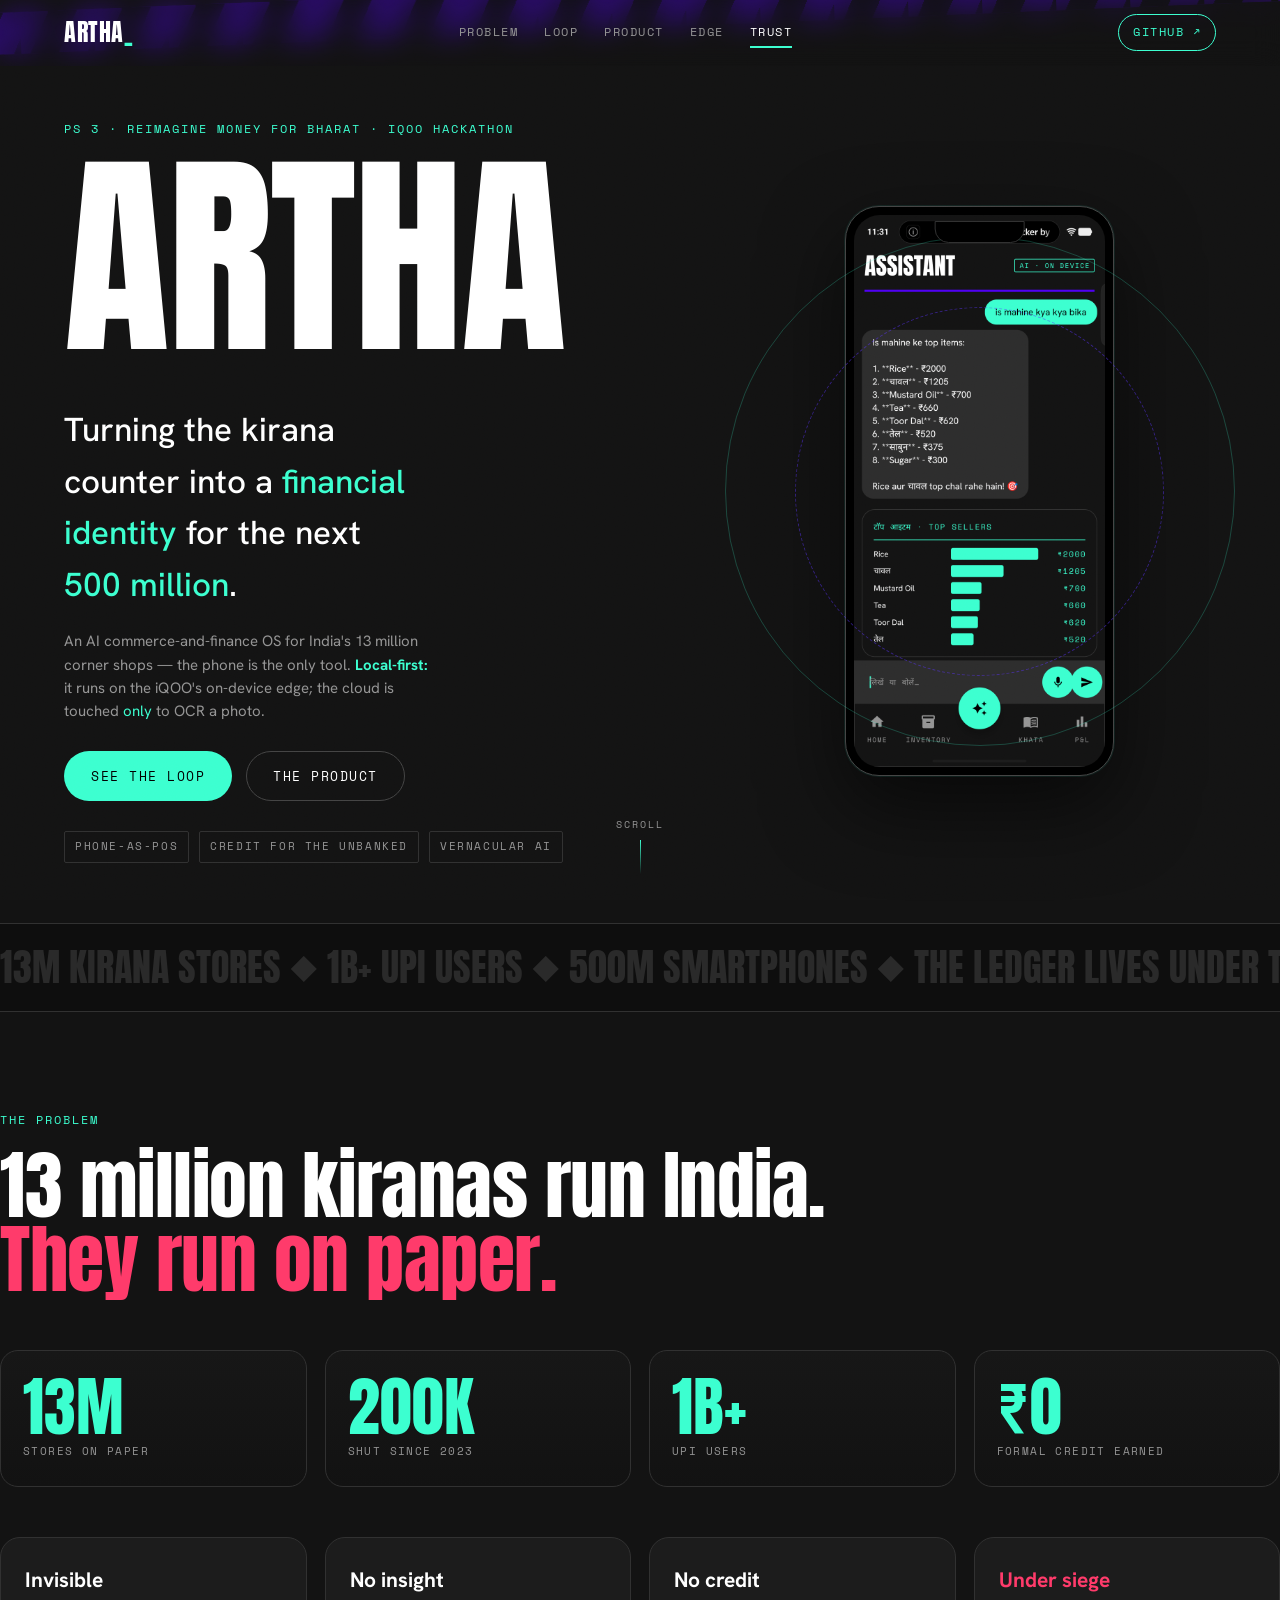
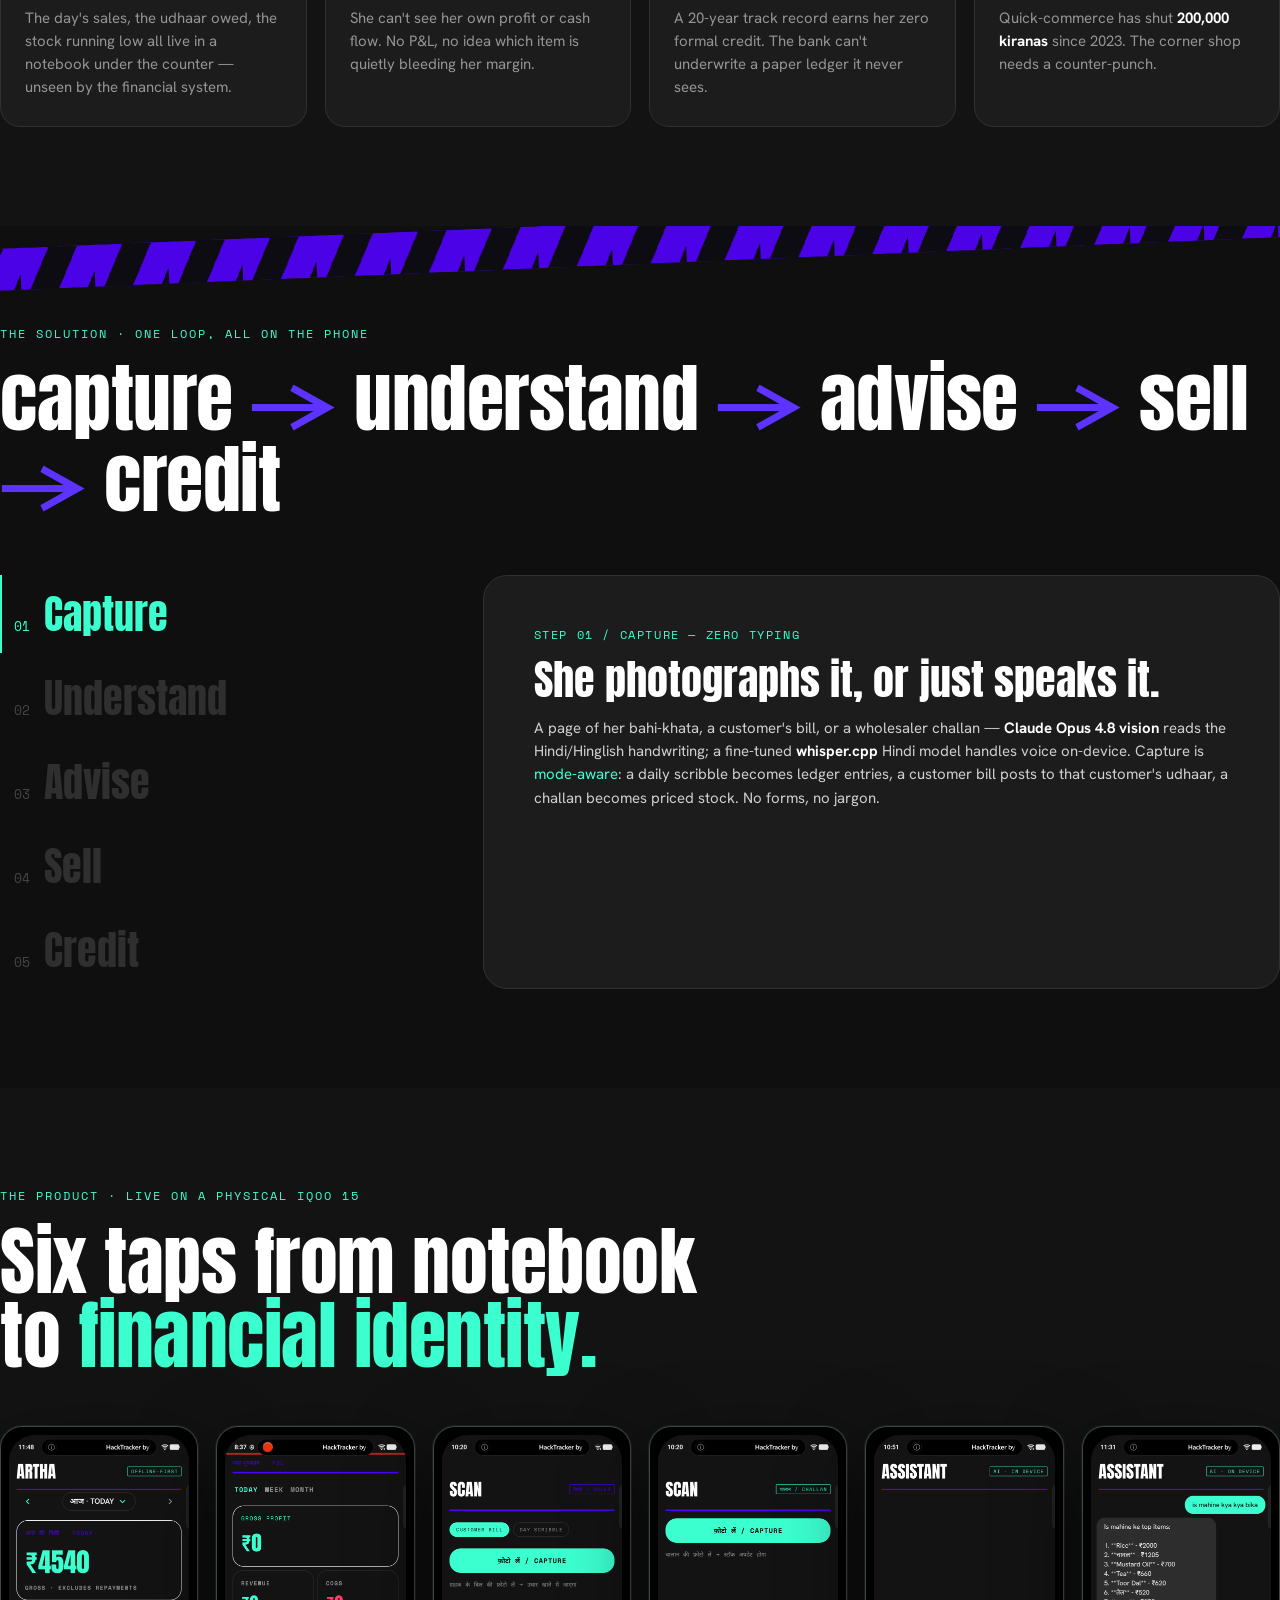
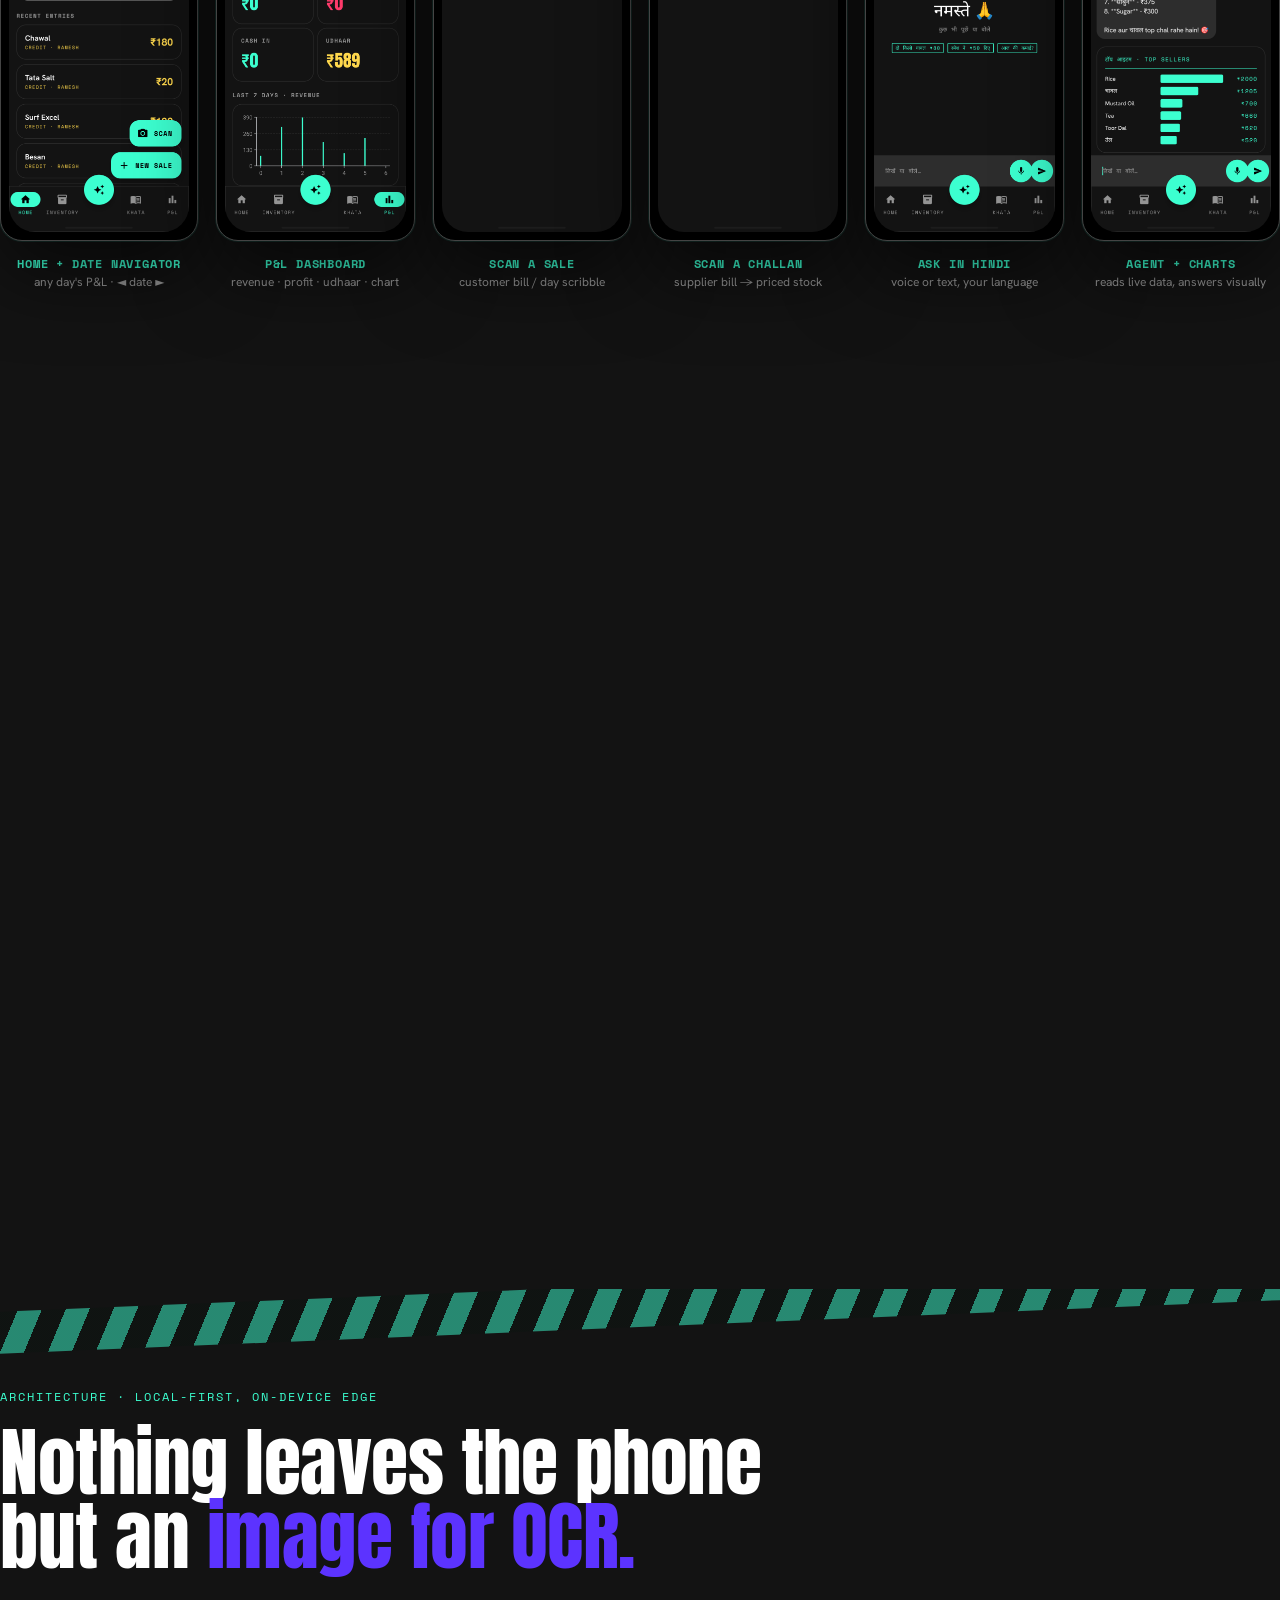
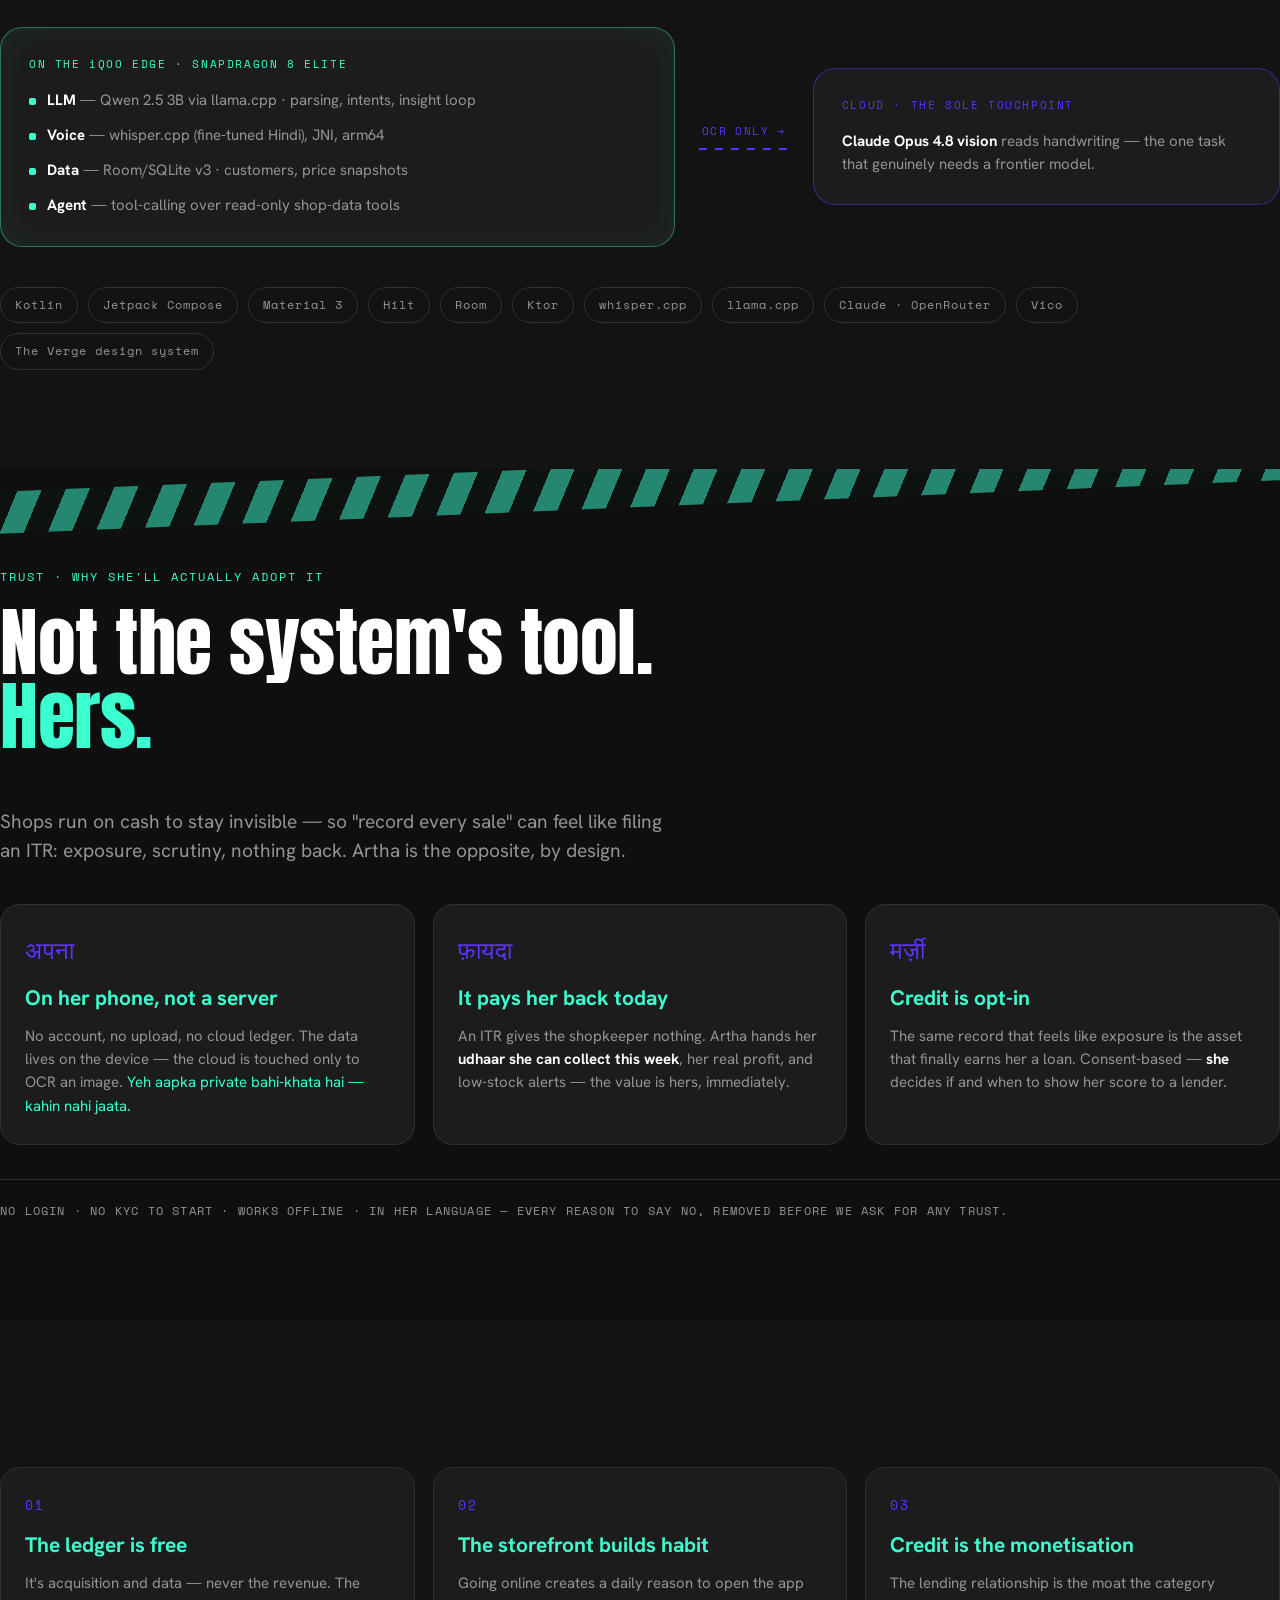
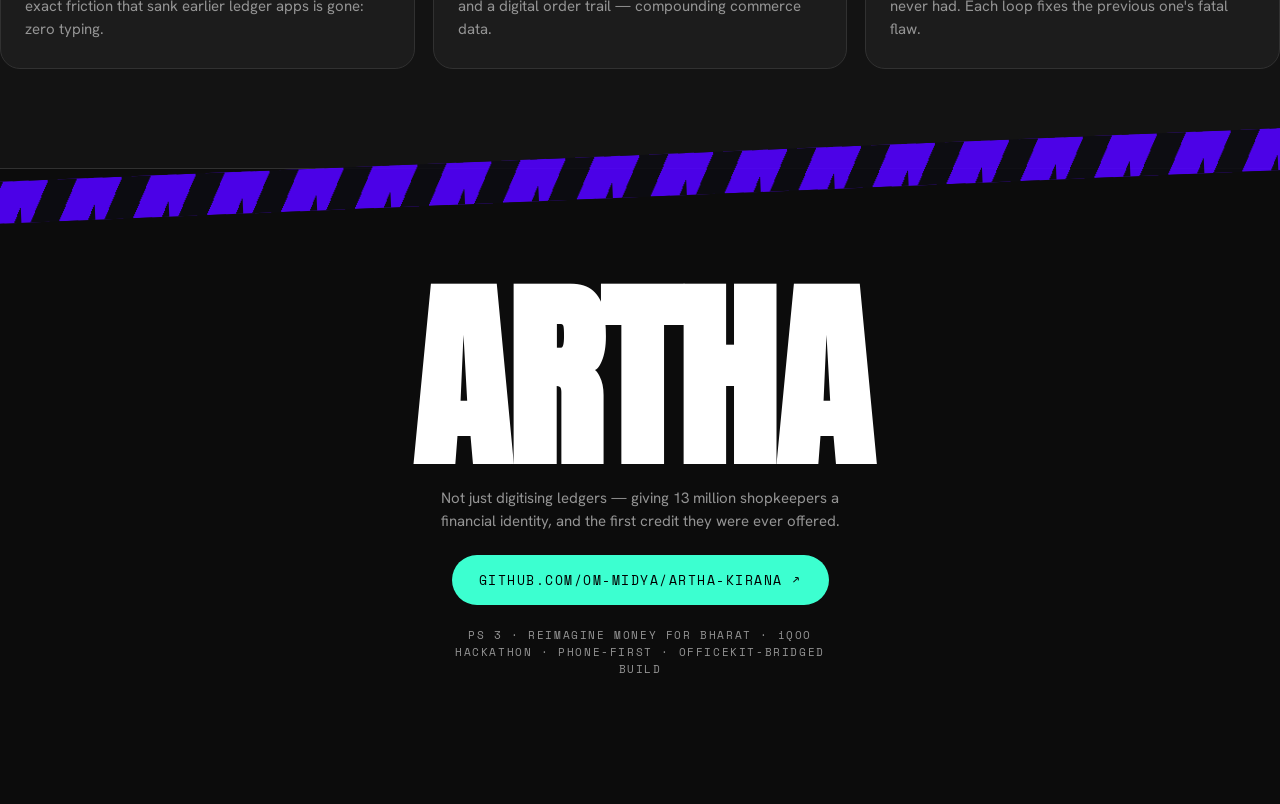
<file: index.html>
<!doctype html>
<html lang="en">
<head>
<meta charset="utf-8" />
<meta http-equiv="refresh" content="0; url=./presentation/" />
<link rel="canonical" href="./presentation/" />
<title>Artha — a financial identity for the next 500 million</title>
<style>
  html,body{margin:0;height:100%;background:#131313;color:#3cffd0;
    font-family:"Space Mono",ui-monospace,monospace;display:grid;place-items:center}
  a{color:#3cffd0}
</style>
</head>
<body>
  <p>Redirecting to the Artha presentation… <a href="./presentation/">enter&nbsp;→</a></p>
  <script>location.replace("./presentation/");</script>
</body>
</html>
</file>
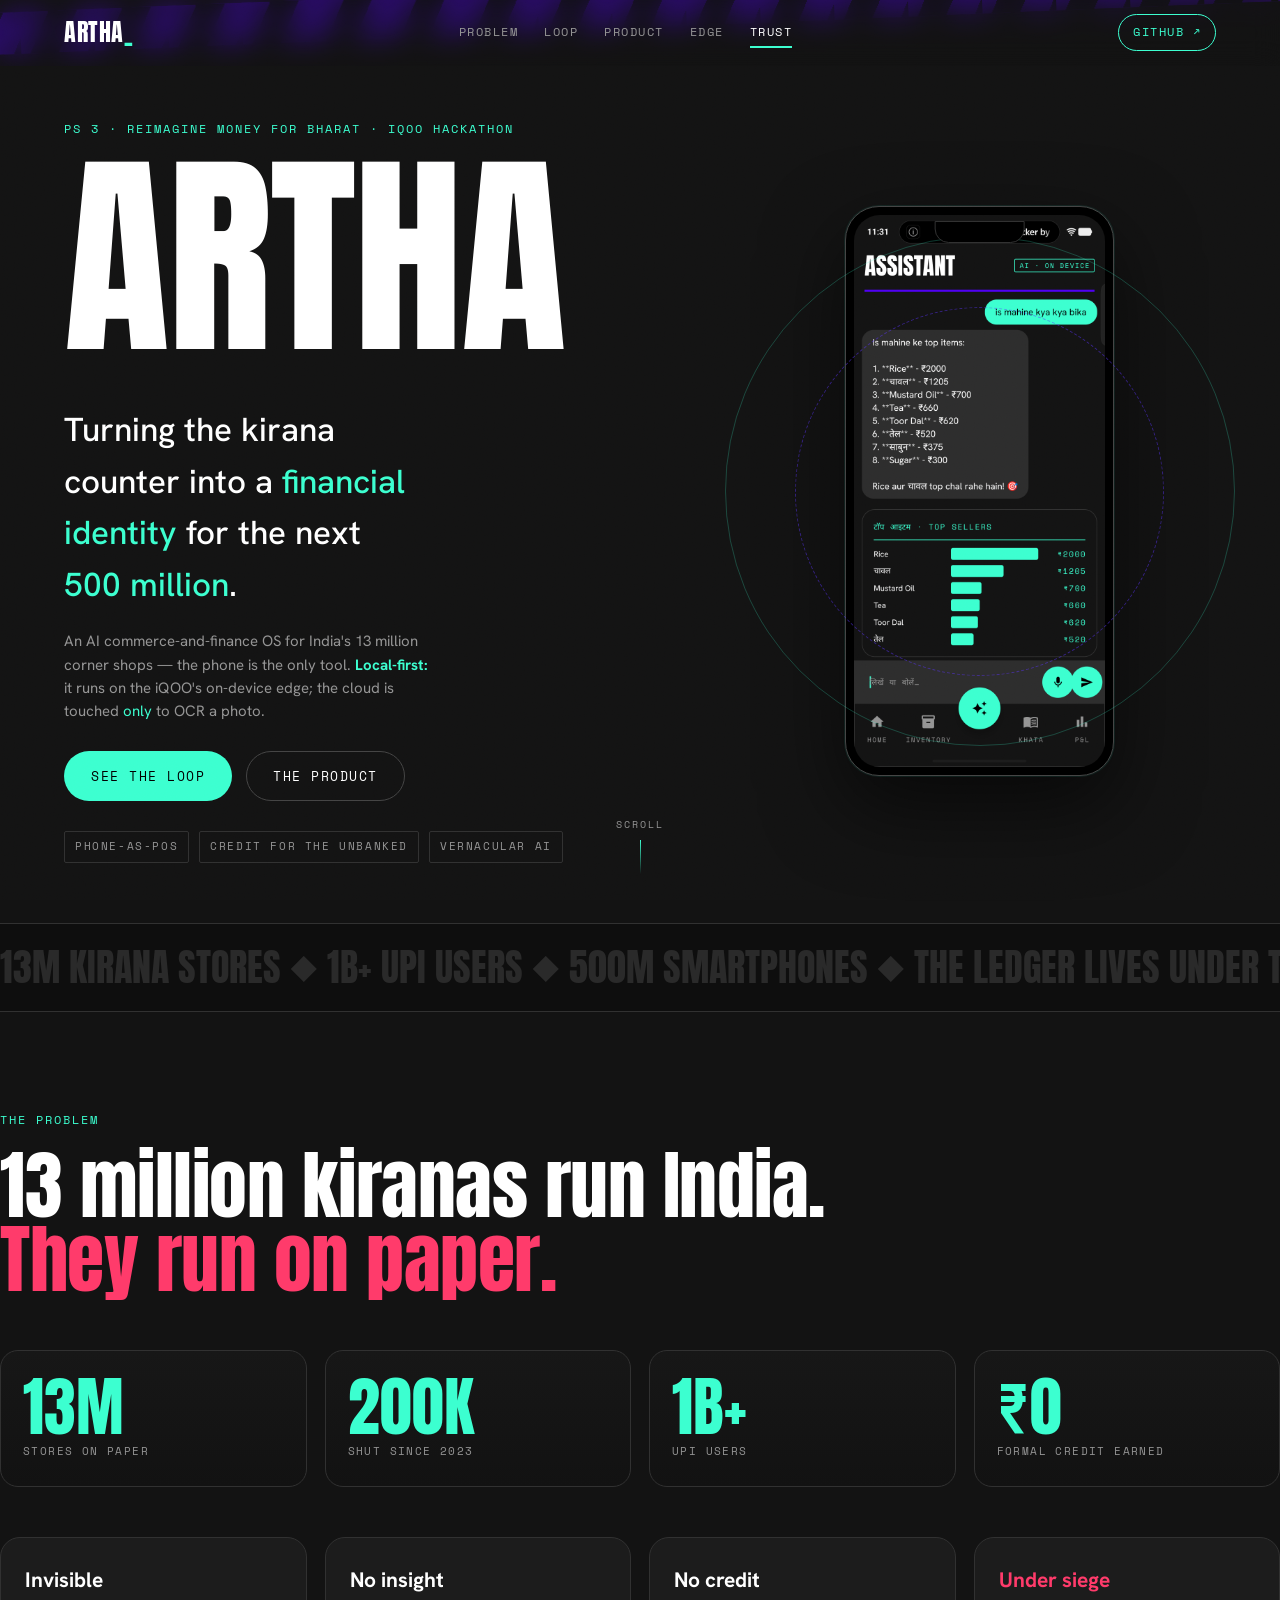
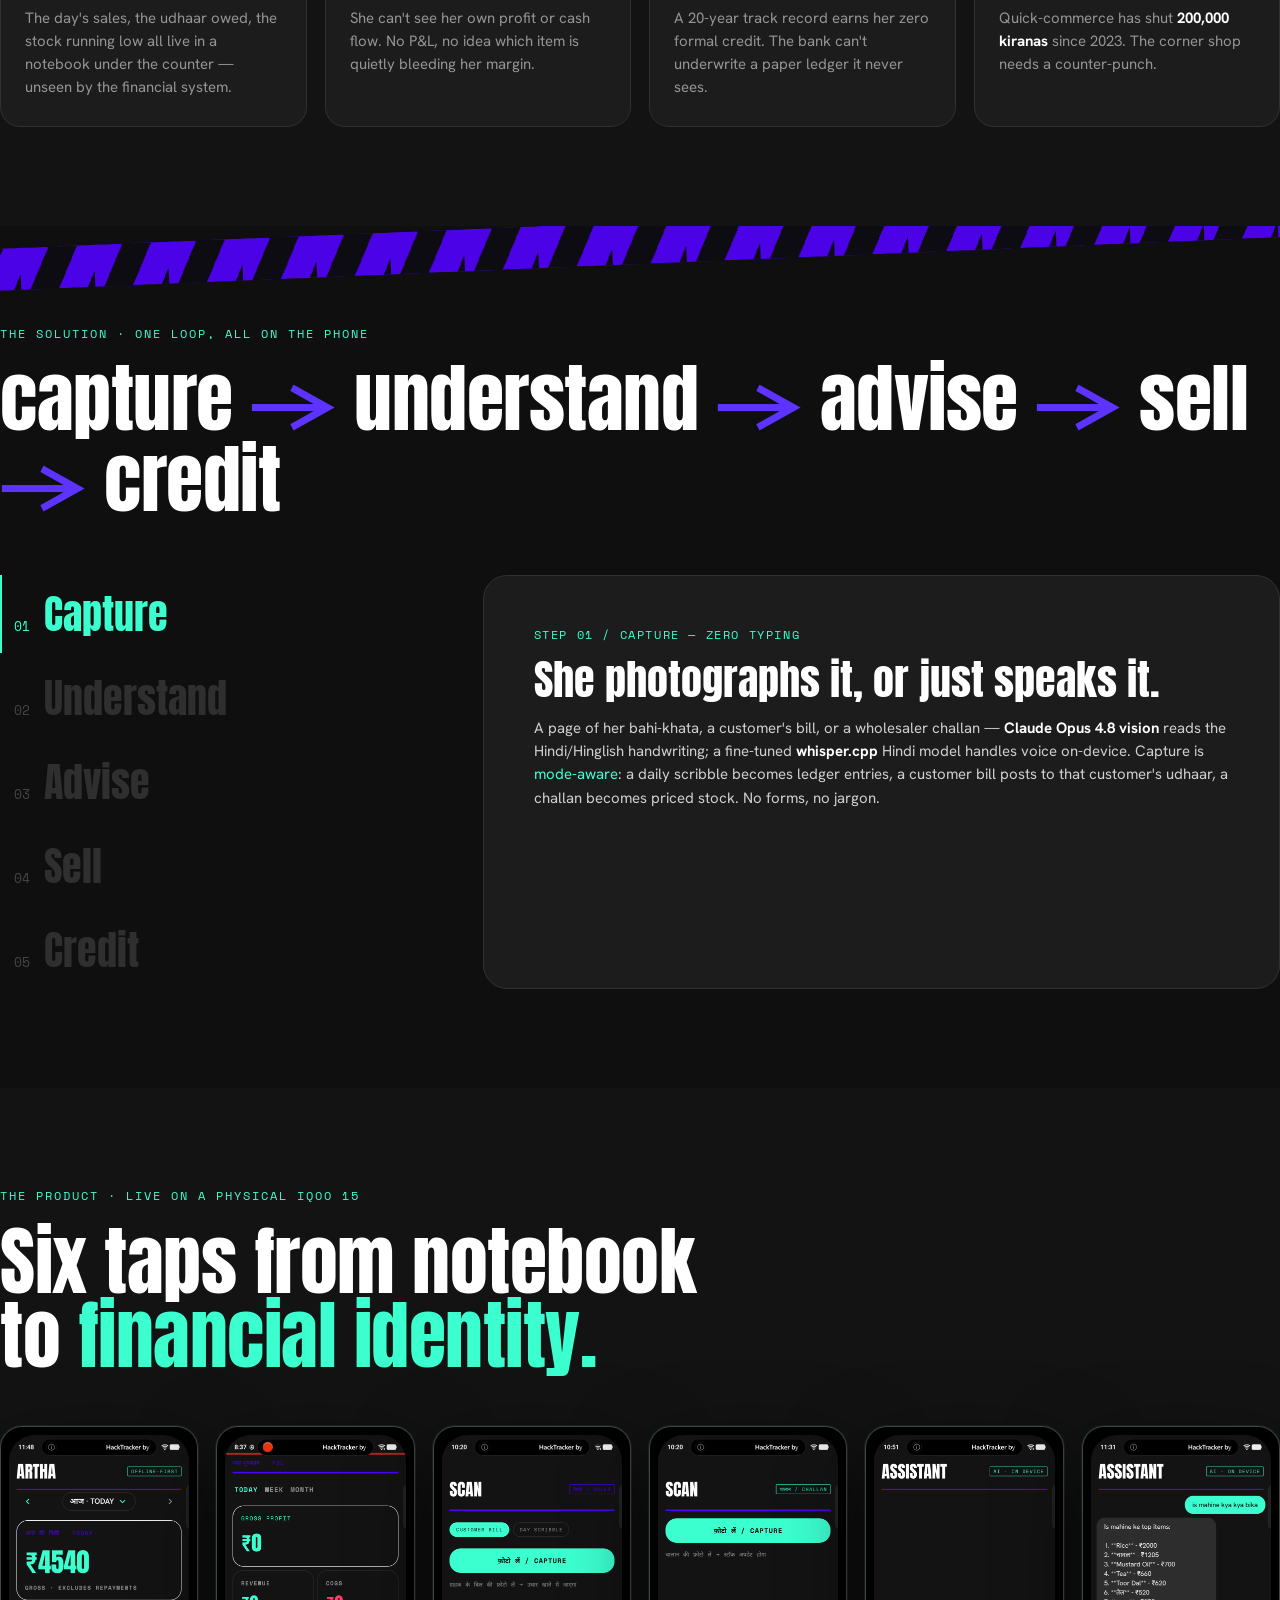
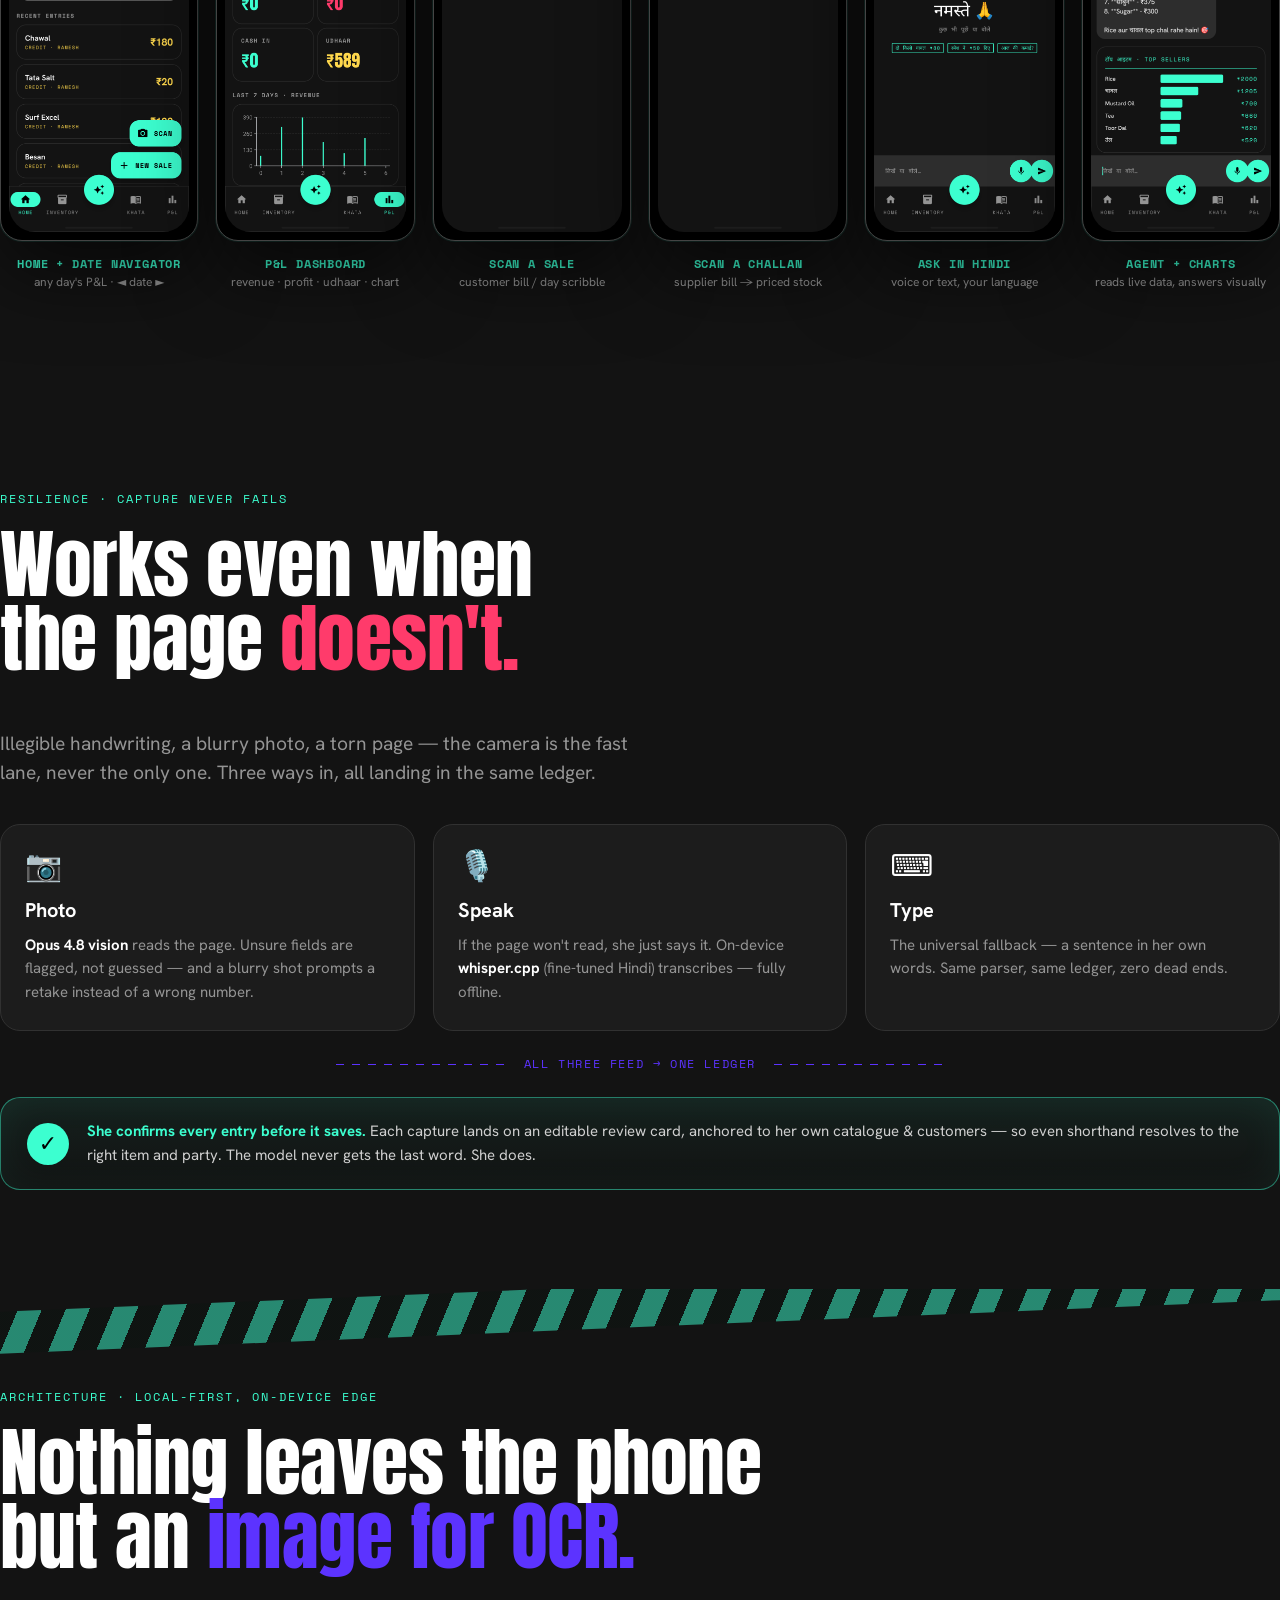
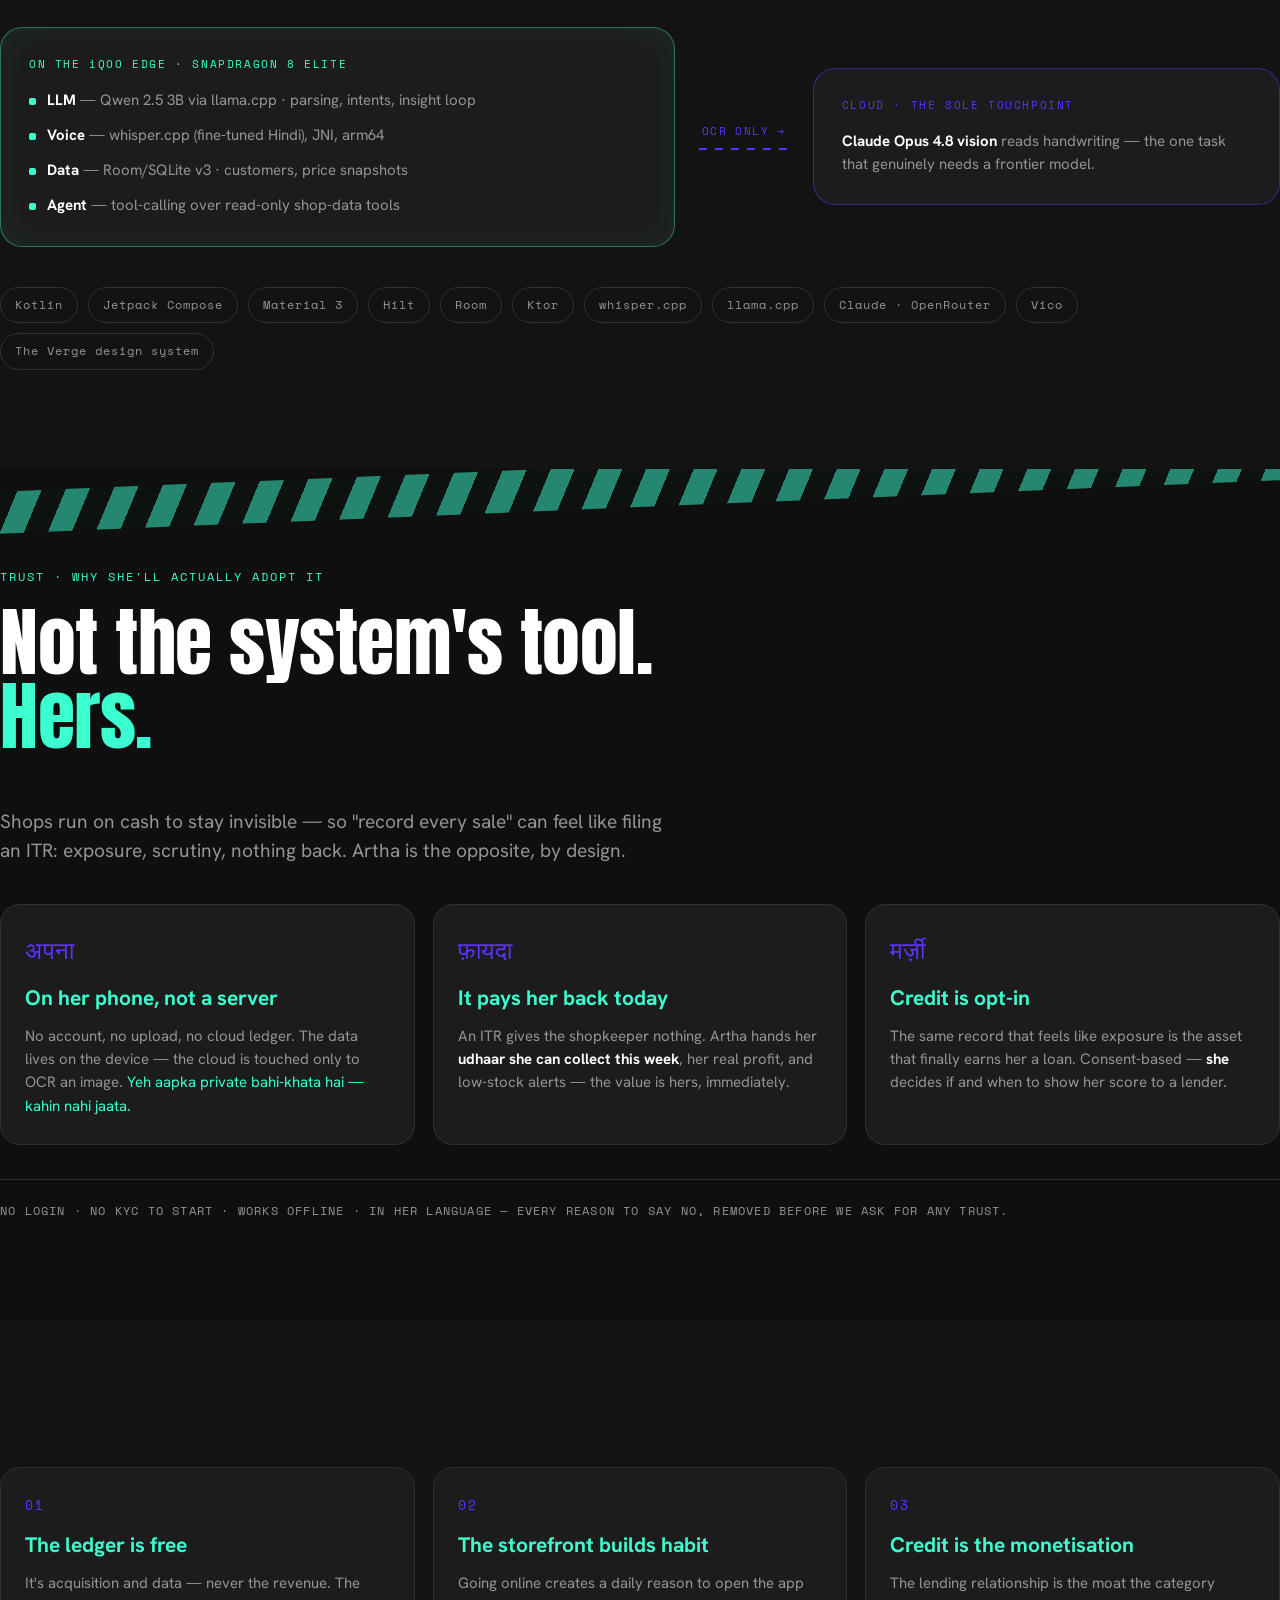
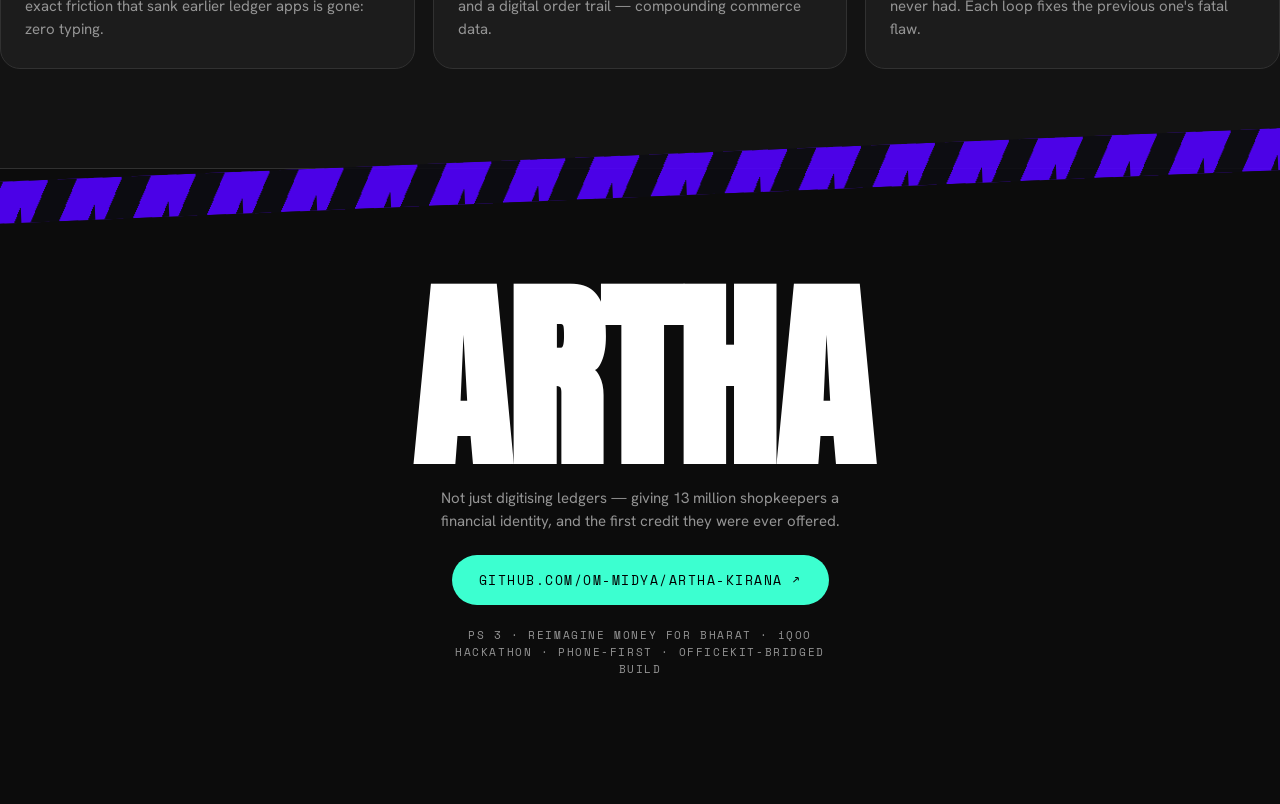
<file: presentation/index.html>
<!doctype html>
<html lang="en">
<head>
<meta charset="utf-8" />
<meta name="viewport" content="width=device-width, initial-scale=1" />
<title>ARTHA — A financial identity for the next 500 million</title>
<meta name="description" content="Artha — an AI commerce-and-finance OS for India's 13 million kirana stores. Local-first, on-device edge. Reimagine Money for Bharat." />
<link rel="stylesheet" href="styles.css" />
</head>
<body>
<div class="grain" aria-hidden="true"></div>
<div class="scrollbar"><div class="scrollbar__fill" id="progress"></div></div>

<!-- NAV -->
<header class="nav" id="nav">
  <a class="nav__brand" href="#top">ARTHA<span class="blink">_</span></a>
  <nav class="nav__links">
    <a href="#problem">Problem</a>
    <a href="#loop">Loop</a>
    <a href="#product">Product</a>
    <a href="#edge">Edge</a>
    <a href="#trust">Trust</a>
  </nav>
  <a class="nav__cta" href="https://github.com/Om-Midya/artha-kirana" target="_blank" rel="noopener">GITHUB ↗</a>
</header>

<!-- HERO -->
<section class="hero" id="top">
  <div class="hazard hazard--top" aria-hidden="true"></div>
  <div class="hero__grid">
    <div class="hero__copy">
      <p class="kicker reveal" data-d="0">PS 3 · REIMAGINE MONEY FOR BHARAT · iQOO HACKATHON</p>
      <h1 class="hero__title">
        <span class="reveal" data-d="1">ARTHA</span>
      </h1>
      <p class="hero__lede reveal" data-d="2">
        Turning the kirana counter into a <em>financial identity</em> for the next
        <span class="hl">500 million</span>.
      </p>
      <p class="hero__sub reveal" data-d="3">
        An AI commerce-and-finance OS for India's 13&nbsp;million corner shops — the phone is the only tool.
        <strong>Local-first:</strong> it runs on the iQOO's on-device edge; the cloud is touched <em>only</em> to OCR a photo.
      </p>
      <div class="hero__actions reveal" data-d="4">
        <a class="btn btn--mint" href="#loop">SEE THE LOOP</a>
        <a class="btn btn--ghost" href="#product">THE PRODUCT</a>
      </div>
      <ul class="hero__tags reveal" data-d="5">
        <li>PHONE-AS-POS</li><li>CREDIT FOR THE UNBANKED</li><li>VERNACULAR AI</li>
      </ul>
    </div>
    <div class="hero__device reveal" data-d="3">
      <div class="phone phone--hero" data-tilt>
        <div class="phone__notch"></div>
        <img src="assets/shots/assistant-chart.png" alt="Artha assistant answering with a chart" />
      </div>
      <div class="orbit orbit--mint"></div>
      <div class="orbit orbit--uv"></div>
    </div>
  </div>
  <a class="scrollcue" href="#problem"><span>SCROLL</span><i></i></a>
</section>

<!-- MARQUEE -->
<div class="marquee" aria-hidden="true">
  <div class="marquee__track">
    <span>13M KIRANA STORES&nbsp;◆&nbsp;1B+ UPI USERS&nbsp;◆&nbsp;500M SMARTPHONES&nbsp;◆&nbsp;THE LEDGER LIVES UNDER THE COUNTER&nbsp;◆&nbsp;</span>
    <span>13M KIRANA STORES&nbsp;◆&nbsp;1B+ UPI USERS&nbsp;◆&nbsp;500M SMARTPHONES&nbsp;◆&nbsp;THE LEDGER LIVES UNDER THE COUNTER&nbsp;◆&nbsp;</span>
  </div>
</div>

<!-- PROBLEM -->
<section class="section problem" id="problem">
  <div class="wrap">
    <p class="kicker eyebrow reveal">THE PROBLEM</p>
    <h2 class="big reveal">13&nbsp;million kiranas run India.<br /><span class="pink">They run on paper.</span></h2>
    <div class="stats">
      <div class="stat reveal"><span class="stat__num" data-to="13" data-suffix="M">0</span><span class="stat__lab">stores on paper</span></div>
      <div class="stat reveal"><span class="stat__num" data-to="200" data-suffix="K">0</span><span class="stat__lab">shut since 2023</span></div>
      <div class="stat reveal"><span class="stat__num" data-to="1" data-suffix="B+">0</span><span class="stat__lab">UPI users</span></div>
      <div class="stat reveal"><span class="stat__num" data-to="0" data-suffix="₹" data-prefix="" data-zero="₹0">₹0</span><span class="stat__lab">formal credit earned</span></div>
    </div>
    <div class="cards">
      <article class="card reveal"><h3>Invisible</h3><p>The day's sales, the udhaar owed, the stock running low all live in a notebook under the counter — unseen by the financial system.</p></article>
      <article class="card reveal"><h3>No insight</h3><p>She can't see her own profit or cash flow. No P&amp;L, no idea which item is quietly bleeding her margin.</p></article>
      <article class="card reveal"><h3>No credit</h3><p>A 20-year track record earns her zero formal credit. The bank can't underwrite a paper ledger it never sees.</p></article>
      <article class="card reveal card--pink"><h3>Under siege</h3><p>Quick-commerce has shut <strong>200,000 kiranas</strong> since 2023. The corner shop needs a counter-punch.</p></article>
    </div>
  </div>
</section>

<!-- LOOP -->
<section class="section loop" id="loop">
  <div class="hazard hazard--mid" aria-hidden="true"></div>
  <div class="wrap">
    <p class="kicker eyebrow reveal">THE SOLUTION · ONE LOOP, ALL ON THE PHONE</p>
    <h2 class="big reveal">capture <span class="arr">→</span> understand <span class="arr">→</span> advise <span class="arr">→</span> sell <span class="arr">→</span> credit</h2>
    <div class="loop__wrap">
      <ol class="loop__nav" id="loopNav">
        <li class="is-active" data-i="0"><span>01</span> Capture</li>
        <li data-i="1"><span>02</span> Understand</li>
        <li data-i="2"><span>03</span> Advise</li>
        <li data-i="3"><span>04</span> Sell</li>
        <li data-i="4"><span>05</span> Credit</li>
      </ol>
      <div class="loop__panes" id="loopPanes">
        <article class="loop__pane is-active">
          <p class="loop__step">STEP 01 / CAPTURE — ZERO TYPING</p>
          <h3 class="loop__h">She photographs it, or just speaks it.</h3>
          <p>A page of her bahi-khata, a customer's bill, or a wholesaler challan — <strong>Claude Opus 4.8 vision</strong> reads the Hindi/Hinglish handwriting; a fine-tuned <strong>whisper.cpp</strong> Hindi model handles voice on-device. Capture is <em>mode-aware</em>: a daily scribble becomes ledger entries, a customer bill posts to that customer's udhaar, a challan becomes priced stock. No forms, no jargon.</p>
        </article>
        <article class="loop__pane">
          <p class="loop__step">STEP 02 / UNDERSTAND</p>
          <h3 class="loop__h">Paper becomes a live ledger.</h3>
          <p>Entries auto-build a daily <strong>P&amp;L</strong> (sales, COGS, net, cash vs udhaar), an <strong>inventory</strong> catalogue (stock, cost→sell margin, low-stock alerts) and an <strong>udhaar tracker</strong>. Every sale line <em>snapshots its price &amp; cost</em>, so margins stay accurate even when catalogue prices drift — credit-grade data, not estimates.</p>
        </article>
        <article class="loop__pane">
          <p class="loop__step">STEP 03 / ADVISE</p>
          <h3 class="loop__h">It stops being a ledger.</h3>
          <p>Four AI agents — Demand, Margin, Competition, Strategy — brief her daily. On top sits an <strong>agentic assistant</strong>: she asks anything in her own language and a tool-calling model queries her live data and answers in Hinglish <em>with inline charts</em> — what's selling, who owes most, what to reorder. It can also turn a spoken sentence into a sale or repayment she confirms.</p>
        </article>
        <article class="loop__pane">
          <p class="loop__step">STEP 04 / SELL</p>
          <h3 class="loop__h">One tap — "Go online."</h3>
          <p>Her live inventory publishes as a neighbourhood storefront (delivery / pick-on-arrival). Orders land on an owner page she opens inside the app. Built from data she already has, it's her counter-punch to quick commerce.</p>
        </article>
        <article class="loop__pane">
          <p class="loop__step">STEP 05 / CREDIT</p>
          <h3 class="loop__h">The asset she never had.</h3>
          <p>Every recorded rupee feeds an <strong>Artha Score (0–100)</strong> + an indicative working-capital band — an alternative-data credit profile from real commerce flow (sales consistency, margin, cost control, udhaar recovery). The asset a bank could never see on paper. NBFC-partnered origination is the roadmap and the business model.</p>
        </article>
      </div>
    </div>
  </div>
</section>

<!-- PRODUCT -->
<section class="section product" id="product">
  <div class="wrap">
    <p class="kicker eyebrow reveal">THE PRODUCT · LIVE ON A PHYSICAL iQOO 15</p>
    <h2 class="big reveal">Six taps from notebook<br />to <span class="mint">financial identity.</span></h2>
    <div class="gallery" id="gallery">
      <figure class="shot reveal"><div class="phone"><img src="assets/shots/home.png" alt="Home with date navigator" loading="lazy"/></div><figcaption><b>Home + date navigator</b><span>any day's P&amp;L · ◄ date ►</span></figcaption></figure>
      <figure class="shot reveal"><div class="phone"><img src="assets/shots/pnl.png" alt="P&L dashboard" loading="lazy"/></div><figcaption><b>P&amp;L dashboard</b><span>revenue · profit · udhaar · chart</span></figcaption></figure>
      <figure class="shot reveal"><div class="phone"><img src="assets/shots/scan-sales.png" alt="Scan a sale" loading="lazy"/></div><figcaption><b>Scan a sale</b><span>customer bill / day scribble</span></figcaption></figure>
      <figure class="shot reveal"><div class="phone"><img src="assets/shots/scan-challan.png" alt="Scan a challan" loading="lazy"/></div><figcaption><b>Scan a challan</b><span>supplier bill → priced stock</span></figcaption></figure>
      <figure class="shot reveal"><div class="phone"><img src="assets/shots/assistant.png" alt="Ask in Hindi" loading="lazy"/></div><figcaption><b>Ask in Hindi</b><span>voice or text, your language</span></figcaption></figure>
      <figure class="shot reveal"><div class="phone"><img src="assets/shots/assistant-chart.png" alt="Agent with charts" loading="lazy"/></div><figcaption><b>Agent + charts</b><span>reads live data, answers visually</span></figcaption></figure>
    </div>
  </div>
</section>

<!-- RESILIENCE -->
<section class="section resil" id="resilience">
  <div class="wrap">
    <p class="kicker eyebrow reveal">RESILIENCE · CAPTURE NEVER FAILS</p>
    <h2 class="big reveal">Works even when<br />the page <span class="pink">doesn't.</span></h2>
    <p class="resil__lede reveal">Illegible handwriting, a blurry photo, a torn page — the camera is the fast lane, never the only one. Three ways in, all landing in the same ledger.</p>
    <div class="resil__ins">
      <article class="incard reveal"><span class="incard__ic">📷</span><h3>Photo</h3><p><strong>Opus 4.8 vision</strong> reads the page. Unsure fields are flagged, not guessed — and a blurry shot prompts a retake instead of a wrong number.</p></article>
      <article class="incard reveal"><span class="incard__ic">🎙️</span><h3>Speak</h3><p>If the page won't read, she just says it. On-device <strong>whisper.cpp</strong> (fine-tuned Hindi) transcribes — fully offline.</p></article>
      <article class="incard reveal"><span class="incard__ic">⌨️</span><h3>Type</h3><p>The universal fallback — a sentence in her own words. Same parser, same ledger, zero dead ends.</p></article>
    </div>
    <div class="resil__join reveal">ALL THREE FEED&nbsp;→&nbsp;ONE LEDGER</div>
    <div class="confirmbar reveal">
      <span class="confirmbar__tick">✓</span>
      <p><strong>She confirms every entry before it saves.</strong> Each capture lands on an editable review card, anchored to her own catalogue &amp; customers — so even shorthand resolves to the right item and party. The model never gets the last word. She does.</p>
    </div>
  </div>
</section>

<!-- EDGE / ARCHITECTURE -->
<section class="section edge" id="edge">
  <div class="hazard hazard--mid hazard--alt" aria-hidden="true"></div>
  <div class="wrap">
    <p class="kicker eyebrow reveal">ARCHITECTURE · LOCAL-FIRST, ON-DEVICE EDGE</p>
    <h2 class="big reveal">Nothing leaves the phone<br />but an <span class="uv">image for OCR.</span></h2>
    <div class="edge__diagram reveal">
      <div class="edge__device">
        <div class="edge__label">ON THE iQOO EDGE · SNAPDRAGON 8 ELITE</div>
        <ul>
          <li><b>LLM</b> — Qwen 2.5 3B via llama.cpp · parsing, intents, insight loop</li>
          <li><b>Voice</b> — whisper.cpp (fine-tuned Hindi), JNI, arm64</li>
          <li><b>Data</b> — Room/SQLite v3 · customers, price snapshots</li>
          <li><b>Agent</b> — tool-calling over read-only shop-data tools</li>
        </ul>
      </div>
      <div class="edge__pipe">
        <span class="edge__only">OCR ONLY →</span>
        <div class="edge__dash"></div>
      </div>
      <div class="edge__cloud">
        <div class="edge__label edge__label--uv">CLOUD · THE SOLE TOUCHPOINT</div>
        <p><b>Claude Opus 4.8 vision</b> reads handwriting — the one task that genuinely needs a frontier model.</p>
      </div>
    </div>
    <div class="stack reveal" id="stack">
      <span>Kotlin</span><span>Jetpack Compose</span><span>Material 3</span><span>Hilt</span><span>Room</span><span>Ktor</span><span>whisper.cpp</span><span>llama.cpp</span><span>Claude · OpenRouter</span><span>Vico</span><span>The Verge design system</span>
    </div>
  </div>
</section>

<!-- TRUST -->
<section class="section trust" id="trust">
  <div class="hazard hazard--mid hazard--alt" aria-hidden="true"></div>
  <div class="wrap">
    <p class="kicker eyebrow reveal">TRUST · WHY SHE'LL ACTUALLY ADOPT IT</p>
    <h2 class="big reveal">Not the system's tool.<br /><span class="mint">Hers.</span></h2>
    <p class="trust__lede reveal">Shops run on cash to stay invisible — so "record every sale" can feel like filing an ITR: exposure, scrutiny, nothing back. Artha is the opposite, by design.</p>
    <div class="trust__cards">
      <article class="card reveal">
        <span class="trust__n">अपना</span>
        <h3>On her phone, not a server</h3>
        <p>No account, no upload, no cloud ledger. The data lives on the device — the cloud is touched only to OCR an image. <em>Yeh aapka private bahi-khata hai — kahin nahi jaata.</em></p>
      </article>
      <article class="card reveal">
        <span class="trust__n">फ़ायदा</span>
        <h3>It pays her back today</h3>
        <p>An ITR gives the shopkeeper nothing. Artha hands her <strong>udhaar she can collect this week</strong>, her real profit, and low-stock alerts — the value is hers, immediately.</p>
      </article>
      <article class="card reveal">
        <span class="trust__n">मर्ज़ी</span>
        <h3>Credit is opt-in</h3>
        <p>The same record that feels like exposure is the asset that finally earns her a loan. Consent-based — <strong>she</strong> decides if and when to show her score to a lender.</p>
      </article>
    </div>
    <p class="trust__kicker reveal">No login · no KYC to start · works offline · in her language — every reason to say no, removed before we ask for any trust.</p>
  </div>
</section>

<!-- MOAT -->
<section class="section moat" id="moat">
  <div class="wrap">
    <p class="kicker eyebrow reveal">WHY IT HOLDS WHERE OTHERS BROKE</p>
    <div class="moat__cards">
      <article class="card reveal"><span class="moat__n">01</span><h3>The ledger is free</h3><p>It's acquisition and data — never the revenue. The exact friction that sank earlier ledger apps is gone: zero typing.</p></article>
      <article class="card reveal"><span class="moat__n">02</span><h3>The storefront builds habit</h3><p>Going online creates a daily reason to open the app and a digital order trail — compounding commerce data.</p></article>
      <article class="card reveal"><span class="moat__n">03</span><h3>Credit is the monetisation</h3><p>The lending relationship is the moat the category never had. Each loop fixes the previous one's fatal flaw.</p></article>
    </div>
  </div>
</section>

<!-- CTA -->
<footer class="cta" id="end">
  <div class="hazard hazard--top" aria-hidden="true"></div>
  <div class="wrap cta__wrap">
    <h2 class="cta__title reveal">ARTHA</h2>
    <p class="reveal">Not just digitising ledgers — giving 13&nbsp;million shopkeepers a financial identity, and the first credit they were ever offered.</p>
    <a class="btn btn--mint reveal" href="https://github.com/Om-Midya/artha-kirana" target="_blank" rel="noopener">github.com/Om-Midya/artha-kirana ↗</a>
    <p class="cta__foot reveal">PS 3 · REIMAGINE MONEY FOR BHARAT · iQOO HACKATHON · PHONE-FIRST · OFFICEKIT-BRIDGED BUILD</p>
  </div>
</footer>

<script src="main.js"></script>
</body>
</html>
</file>
<file: presentation/styles.css>
/* ===== Artha — "The Verge, adapted" presentation ===== */
@font-face{font-family:"Anton";src:url("assets/fonts/Anton.ttf") format("truetype");font-display:swap}
@font-face{font-family:"Hanken";src:url("assets/fonts/HankenGrotesk.ttf") format("truetype");font-weight:200 800;font-display:swap}
@font-face{font-family:"SpaceMono";src:url("assets/fonts/SpaceMono.ttf") format("truetype");font-weight:400;font-display:swap}
@font-face{font-family:"SpaceMono";src:url("assets/fonts/SpaceMono-Bold.ttf") format("truetype");font-weight:700;font-display:swap}

:root{
  --canvas:#131313; --slate:#1c1c1c; --line:#313131; --line2:#444;
  --mint:#3cffd0; --uv:#5c33ff; --uv-deep:#5200ff; --yellow:#ffd84d; --pink:#ff3b6b;
  --white:#fff; --muted:#949494; --ink:#000;
  --disp:"Anton",system-ui,sans-serif; --body:"Hanken",system-ui,sans-serif; --mono:"SpaceMono",monospace;
  --gut:clamp(20px,5vw,90px);
}
*{box-sizing:border-box}
html{scroll-behavior:smooth}
body{
  margin:0;background:var(--canvas);color:var(--white);font-family:var(--body);
  font-size:clamp(15px,1.1vw,18px);line-height:1.55;overflow-x:hidden;
  -webkit-font-smoothing:antialiased;
}
a{color:inherit;text-decoration:none}
em{font-style:normal;color:var(--mint)}
strong{font-weight:700;color:var(--white)}
.hl{color:var(--mint)} .mint{color:var(--mint)} .uv{color:var(--uv)} .pink{color:var(--pink)} .yellow{color:var(--yellow)}

/* ---- texture + chrome ---- */
.grain{position:fixed;inset:0;z-index:60;pointer-events:none;opacity:.05;
  background-image:url("data:image/svg+xml;utf8,<svg xmlns='http://www.w3.org/2000/svg' width='160' height='160'><filter id='n'><feTurbulence type='fractalNoise' baseFrequency='0.9' numOctaves='2' stitchTiles='stitch'/></filter><rect width='100%25' height='100%25' filter='url(%23n)'/></svg>");
  mix-blend-mode:overlay}
.scrollbar{position:fixed;top:0;left:0;right:0;height:3px;z-index:70;background:transparent}
.scrollbar__fill{height:100%;width:0;background:var(--mint);box-shadow:0 0 12px var(--mint)}

/* hazard tape */
.hazard{position:absolute;left:-10%;width:120%;height:42px;z-index:1;opacity:.9;
  background:repeating-linear-gradient(115deg,var(--uv-deep) 0 26px,#0c0c12 26px 52px);
  transform:rotate(-2.4deg);background-size:74px 100%;animation:slide 14s linear infinite}
.hazard--top{top:-14px}.hazard--mid{top:-4px}
.hazard--alt{background:repeating-linear-gradient(115deg,var(--mint) 0 22px,#0c1410 22px 44px);opacity:.5;animation-duration:18s}
@keyframes slide{to{background-position:740px 0}}

/* ---- nav ---- */
.nav{position:fixed;inset:0 0 auto 0;z-index:50;display:flex;align-items:center;justify-content:space-between;
  gap:20px;padding:14px var(--gut);background:rgba(19,19,19,.62);backdrop-filter:blur(14px);
  border-bottom:1px solid transparent;transition:border-color .3s,background .3s}
.nav.scrolled{border-color:var(--line);background:rgba(19,19,19,.85)}
.nav__brand{font-family:var(--disp);font-size:24px;letter-spacing:.5px}
.blink{color:var(--mint);animation:blink 1.1s steps(1) infinite}
@keyframes blink{50%{opacity:0}}
.nav__links{display:flex;gap:26px;font-family:var(--mono);font-size:12px;letter-spacing:1.5px;text-transform:uppercase}
.nav__links a{color:var(--muted);position:relative;padding:4px 0;transition:color .2s}
.nav__links a:hover,.nav__links a.active{color:var(--white)}
.nav__links a.active::after{content:"";position:absolute;left:0;right:0;bottom:-2px;height:2px;background:var(--mint)}
.nav__cta{font-family:var(--mono);font-size:12px;letter-spacing:1.5px;border:1px solid var(--mint);color:var(--mint);
  padding:8px 14px;border-radius:40px;transition:.2s}
.nav__cta:hover{background:var(--mint);color:var(--ink)}
@media(max-width:760px){.nav__links{display:none}}

/* ---- buttons / kickers ---- */
.kicker{font-family:var(--mono);font-size:12px;letter-spacing:2px;text-transform:uppercase;color:var(--mint);margin:0}
.eyebrow{margin-bottom:18px;color:var(--mint)}
.btn{display:inline-flex;align-items:center;gap:8px;font-family:var(--mono);font-size:13px;letter-spacing:1.5px;
  text-transform:uppercase;padding:14px 26px;border-radius:40px;transition:transform .18s,background .2s,color .2s;border:1px solid transparent}
.btn--mint{background:var(--mint);color:var(--ink)}
.btn--mint:hover{transform:translateY(-3px)}
.btn--ghost{border-color:var(--line2);color:var(--white)}
.btn--ghost:hover{border-color:var(--mint);color:var(--mint)}

/* ---- layout ---- */
.section{position:relative;padding:clamp(70px,11vh,150px) 0;overflow:hidden}
.wrap{width:min(1180px,100%-2*var(--gut));margin-inline:auto;position:relative;z-index:2}
.big{font-family:var(--disp);font-weight:400;line-height:.98;letter-spacing:-.5px;
  font-size:clamp(34px,6vw,76px);margin:.1em 0 .7em}
.big .arr{color:var(--uv);font-family:var(--body);font-weight:700}

/* ---- HERO ---- */
.hero{min-height:100svh;display:flex;flex-direction:column;justify-content:center;padding:120px var(--gut) 60px}
.hero__grid{display:grid;grid-template-columns:1.15fr .85fr;gap:40px;align-items:center}
.hero__title{font-family:var(--disp);font-weight:400;margin:.12em 0 .25em;line-height:.85;
  font-size:clamp(82px,17vw,230px);letter-spacing:-2px}
.hero__title .reveal{display:inline-block}
.hero__lede{font-size:clamp(20px,2.6vw,34px);font-weight:500;max-width:18ch;margin:.2em 0 .6em}
.hero__sub{color:var(--muted);max-width:46ch;margin:0 0 28px}
.hero__sub strong{color:var(--mint)}
.hero__actions{display:flex;gap:14px;flex-wrap:wrap}
.hero__tags{list-style:none;display:flex;flex-wrap:wrap;gap:10px;padding:0;margin:30px 0 0}
.hero__tags li{font-family:var(--mono);font-size:11px;letter-spacing:1.6px;color:var(--muted);
  border:1px solid var(--line);border-radius:2px;padding:6px 10px}
.hero__device{position:relative;display:flex;justify-content:center;align-items:center;min-height:60vh}
.orbit{position:absolute;border-radius:50%;pointer-events:none}
.orbit--mint{width:108%;aspect-ratio:1;border:1px solid rgba(60,255,208,.22);animation:spin 26s linear infinite}
.orbit--uv{width:78%;aspect-ratio:1;border:1px dashed rgba(92,51,255,.45);animation:spin 18s linear infinite reverse}
@keyframes spin{to{transform:rotate(360deg)}}
.scrollcue{position:absolute;left:50%;bottom:26px;transform:translateX(-50%);display:flex;flex-direction:column;
  align-items:center;gap:8px;font-family:var(--mono);font-size:10px;letter-spacing:2px;color:var(--muted)}
.scrollcue i{width:1px;height:34px;background:linear-gradient(var(--mint),transparent);animation:cue 1.6s ease-in-out infinite}
@keyframes cue{0%,100%{transform:scaleY(.4);opacity:.4}50%{transform:scaleY(1);opacity:1}}

/* phone frame */
.phone{position:relative;border:1px solid var(--line2);background:#000;border-radius:34px;padding:8px;
  width:clamp(210px,21vw,288px);box-shadow:0 0 0 1px rgba(60,255,208,.08),0 30px 80px rgba(0,0,0,.6)}
.phone img{display:block;width:100%;border-radius:26px}
.phone__notch{position:absolute;top:14px;left:50%;transform:translateX(-50%);width:34%;height:22px;
  background:#000;border:1px solid var(--line);border-radius:0 0 14px 14px;z-index:3}
.phone--hero{animation:float 6s ease-in-out infinite}
@keyframes float{0%,100%{transform:translateY(-8px) rotate(-1deg)}50%{transform:translateY(10px) rotate(1deg)}}

/* ---- marquee ---- */
.marquee{border-block:1px solid var(--line);background:#0e0e0e;overflow:hidden;padding:14px 0}
.marquee__track{display:flex;white-space:nowrap;width:max-content;animation:marq 26s linear infinite;
  font-family:var(--disp);font-size:clamp(20px,3vw,40px);color:#2a2a2a}
.marquee__track span{padding-right:30px}
.marquee:hover .marquee__track{animation-play-state:paused}
@keyframes marq{to{transform:translateX(-50%)}}

/* ---- PROBLEM ---- */
.problem .big .pink{color:var(--pink)}
.stats{display:grid;grid-template-columns:repeat(4,1fr);gap:18px;margin:10px 0 50px}
.stat{border:1px solid var(--line);border-radius:18px;padding:24px 22px;background:linear-gradient(180deg,#171717,#121212)}
.stat__num{font-family:var(--disp);font-size:clamp(38px,5vw,64px);color:var(--mint);display:block;line-height:1}
.stat__lab{font-family:var(--mono);font-size:11px;letter-spacing:1.4px;text-transform:uppercase;color:var(--muted)}
.cards{display:grid;grid-template-columns:repeat(4,1fr);gap:18px}
.card{border:1px solid var(--line);border-radius:20px;padding:26px 24px;background:var(--slate);transition:transform .25s,border-color .25s}
.card:hover{transform:translateY(-6px);border-color:var(--mint)}
.card h3{font-family:var(--body);font-weight:700;font-size:21px;margin:0 0 10px}
.card p{color:var(--muted);margin:0;font-size:15px}
.card--pink:hover{border-color:var(--pink)}
.card--pink h3{color:var(--pink)}

/* ---- LOOP ---- */
.loop{background:#0f0f0f}
.loop__wrap{display:grid;grid-template-columns:.9fr 1.6fr;gap:34px;margin-top:30px}
.loop__nav{list-style:none;margin:0;padding:0;display:flex;flex-direction:column;gap:6px}
.loop__nav li{font-family:var(--disp);font-size:clamp(24px,3.2vw,40px);color:#2f2f2f;cursor:pointer;
  display:flex;align-items:baseline;gap:14px;padding:8px 12px;border-left:2px solid transparent;transition:.25s}
.loop__nav li span{font-family:var(--mono);font-size:13px;color:var(--line2)}
.loop__nav li:hover{color:var(--muted)}
.loop__nav li.is-active{color:var(--mint);border-left-color:var(--mint)}
.loop__nav li.is-active span{color:var(--mint)}
.loop__panes{position:relative;border:1px solid var(--line);border-radius:24px;background:var(--slate);
  padding:clamp(28px,4vw,50px);min-height:330px}
.loop__pane{position:absolute;inset:clamp(28px,4vw,50px);opacity:0;transform:translateY(16px);
  pointer-events:none;transition:opacity .45s,transform .45s}
.loop__pane.is-active{position:relative;inset:auto;opacity:1;transform:none;pointer-events:auto}
.loop__step{font-family:var(--mono);font-size:12px;letter-spacing:1.6px;color:var(--mint);margin:0 0 14px}
.loop__h{font-family:var(--disp);font-weight:400;font-size:clamp(26px,3.4vw,42px);line-height:1;margin:0 0 16px}
.loop__pane p:last-child{color:#cfcfcf;margin:0}

/* ---- PRODUCT ---- */
.gallery{display:grid;grid-template-columns:repeat(6,1fr);gap:18px;margin-top:34px}
.shot{margin:0;display:flex;flex-direction:column;align-items:center;gap:14px}
.shot .phone{width:100%;border-radius:22px;transition:transform .3s,box-shadow .3s}
.shot:hover .phone{transform:translateY(-8px) rotate(-1.2deg);box-shadow:0 0 0 1px var(--mint),0 24px 50px rgba(0,0,0,.6)}
.shot .phone__notch{display:none}
.shot figcaption{text-align:center;font-size:12px;color:var(--muted)}
.shot figcaption b{display:block;font-family:var(--mono);letter-spacing:.8px;color:var(--mint);font-size:12px;text-transform:uppercase}
.shot figcaption span{font-size:12px}
@media(max-width:980px){.gallery{grid-template-columns:repeat(3,1fr)}}
@media(max-width:560px){.gallery{grid-template-columns:repeat(2,1fr)}}

/* ---- EDGE ---- */
.edge__diagram{display:grid;grid-template-columns:1.3fr auto .9fr;gap:24px;align-items:center;margin:36px 0 40px}
.edge__device,.edge__cloud{border:1px solid var(--line);border-radius:22px;padding:28px;background:var(--slate)}
.edge__device{border-color:rgba(60,255,208,.4);box-shadow:0 0 40px rgba(60,255,208,.06) inset}
.edge__cloud{border-color:rgba(92,51,255,.5)}
.edge__label{font-family:var(--mono);font-size:11px;letter-spacing:1.6px;color:var(--mint);margin-bottom:16px}
.edge__label--uv{color:var(--uv)}
.edge__device ul{list-style:none;margin:0;padding:0;display:flex;flex-direction:column;gap:12px}
.edge__device li{color:var(--muted);font-size:15px;padding-left:18px;position:relative}
.edge__device li::before{content:"";position:absolute;left:0;top:9px;width:7px;height:7px;background:var(--mint);border-radius:2px}
.edge__device li b{color:var(--white)}
.edge__cloud p{color:var(--muted);margin:0}.edge__cloud b{color:var(--white)}
.edge__pipe{display:flex;flex-direction:column;align-items:center;gap:8px}
.edge__only{font-family:var(--mono);font-size:11px;letter-spacing:1.4px;color:var(--uv)}
.edge__dash{width:90px;height:2px;background:repeating-linear-gradient(90deg,var(--uv) 0 8px,transparent 8px 16px);animation:flow 1s linear infinite}
@keyframes flow{to{background-position:16px 0}}
@media(max-width:860px){.edge__diagram{grid-template-columns:1fr}.edge__pipe{flex-direction:row}.edge__dash{width:60%}}
.stack{display:flex;flex-wrap:wrap;gap:10px;margin-top:8px}
.stack span{font-family:var(--mono);font-size:12px;letter-spacing:1px;color:var(--muted);border:1px solid var(--line);
  border-radius:40px;padding:8px 14px;transition:.2s}
.stack span:hover{color:var(--mint);border-color:var(--mint)}

/* ---- RESILIENCE ---- */
.resil__lede{color:var(--muted);max-width:60ch;margin:0 0 36px;font-size:clamp(16px,1.5vw,20px)}
.resil .big .pink{color:var(--pink)}
.resil__ins{display:grid;grid-template-columns:repeat(3,1fr);gap:18px}
.incard{border:1px solid var(--line);border-radius:20px;padding:26px 24px;background:var(--slate);transition:transform .25s,border-color .25s}
.incard:hover{transform:translateY(-6px);border-color:var(--mint)}
.incard__ic{font-size:30px;line-height:1;display:block;margin-bottom:14px}
.incard h3{font-family:var(--body);font-weight:700;font-size:20px;margin:0 0 8px}
.incard p{color:var(--muted);margin:0;font-size:15px}
.resil__join{display:flex;align-items:center;justify-content:center;gap:18px;margin:24px 0;
  font-family:var(--mono);font-size:12px;letter-spacing:1.6px;color:var(--uv)}
.resil__join::before,.resil__join::after{content:"";height:1px;flex:1;max-width:170px;
  background:repeating-linear-gradient(90deg,var(--uv) 0 8px,transparent 8px 16px);animation:flow 1s linear infinite}
.confirmbar{display:flex;align-items:center;gap:18px;border:1px solid rgba(60,255,208,.45);
  border-radius:20px;padding:22px 26px;background:linear-gradient(180deg,#15211e,#121212);
  box-shadow:0 0 40px rgba(60,255,208,.06) inset}
.confirmbar__tick{flex:none;width:42px;height:42px;border-radius:50%;display:grid;place-items:center;
  background:var(--mint);color:var(--ink);font-weight:700;font-size:22px}
.confirmbar p{margin:0;color:#cfcfcf}.confirmbar strong{color:var(--mint)}
@media(max-width:780px){.resil__ins{grid-template-columns:1fr}.confirmbar{flex-direction:column;align-items:flex-start}}

/* ---- TRUST ---- */
.trust{background:#0f0f0f}
.trust__lede{color:var(--muted);max-width:62ch;margin:0 0 38px;font-size:clamp(16px,1.5vw,20px)}
.trust__cards{display:grid;grid-template-columns:repeat(3,1fr);gap:18px}
.trust__n{font-family:var(--disp);font-size:24px;color:var(--uv);letter-spacing:.5px;display:block}
.trust .card h3{margin:14px 0 10px;color:var(--mint)}
.trust__kicker{font-family:var(--mono);font-size:12px;letter-spacing:1.2px;color:var(--muted);
  margin:34px 0 0;border-top:1px solid var(--line);padding-top:22px;text-transform:uppercase}
@media(max-width:860px){.trust__cards{grid-template-columns:1fr}}

/* ---- MOAT ---- */
.moat__cards{display:grid;grid-template-columns:repeat(3,1fr);gap:18px;margin-top:30px}
.moat__n{font-family:var(--mono);font-size:13px;color:var(--uv);letter-spacing:2px}
.moat .card h3{margin-top:12px;color:var(--mint)}

/* ---- CTA ---- */
.cta{position:relative;padding:clamp(80px,14vh,170px) 0;text-align:center;border-top:1px solid var(--line);background:#0c0c0c}
.cta__wrap{display:flex;flex-direction:column;align-items:center;gap:22px}
.cta__title{font-family:var(--disp);font-size:clamp(70px,16vw,200px);line-height:.85;margin:0;letter-spacing:-2px}
.cta__wrap>p{color:var(--muted);max-width:54ch;margin:0}
.cta__foot{font-family:var(--mono);font-size:11px;letter-spacing:1.6px;color:var(--line2);margin-top:8px}

/* ---- generic responsive ---- */
@media(max-width:860px){
  .hero__grid{grid-template-columns:1fr}.hero__device{order:-1;min-height:auto;margin-bottom:10px}
  .stats,.cards,.moat__cards{grid-template-columns:1fr 1fr}
  .loop__wrap{grid-template-columns:1fr}
}
@media(max-width:520px){.stats,.cards,.moat__cards{grid-template-columns:1fr}}

/* ---- reveal animation ---- */
.reveal{opacity:0;transform:translateY(26px);transition:opacity .7s cubic-bezier(.2,.8,.2,1),transform .7s cubic-bezier(.2,.8,.2,1)}
.reveal.in{opacity:1;transform:none}
.hero .reveal[data-d="1"]{transition-delay:.05s}.hero .reveal[data-d="2"]{transition-delay:.15s}
.hero .reveal[data-d="3"]{transition-delay:.25s}.hero .reveal[data-d="4"]{transition-delay:.35s}.hero .reveal[data-d="5"]{transition-delay:.45s}
@media(prefers-reduced-motion:reduce){
  *{animation:none!important}.reveal{opacity:1;transform:none;transition:none}
}
</file>
